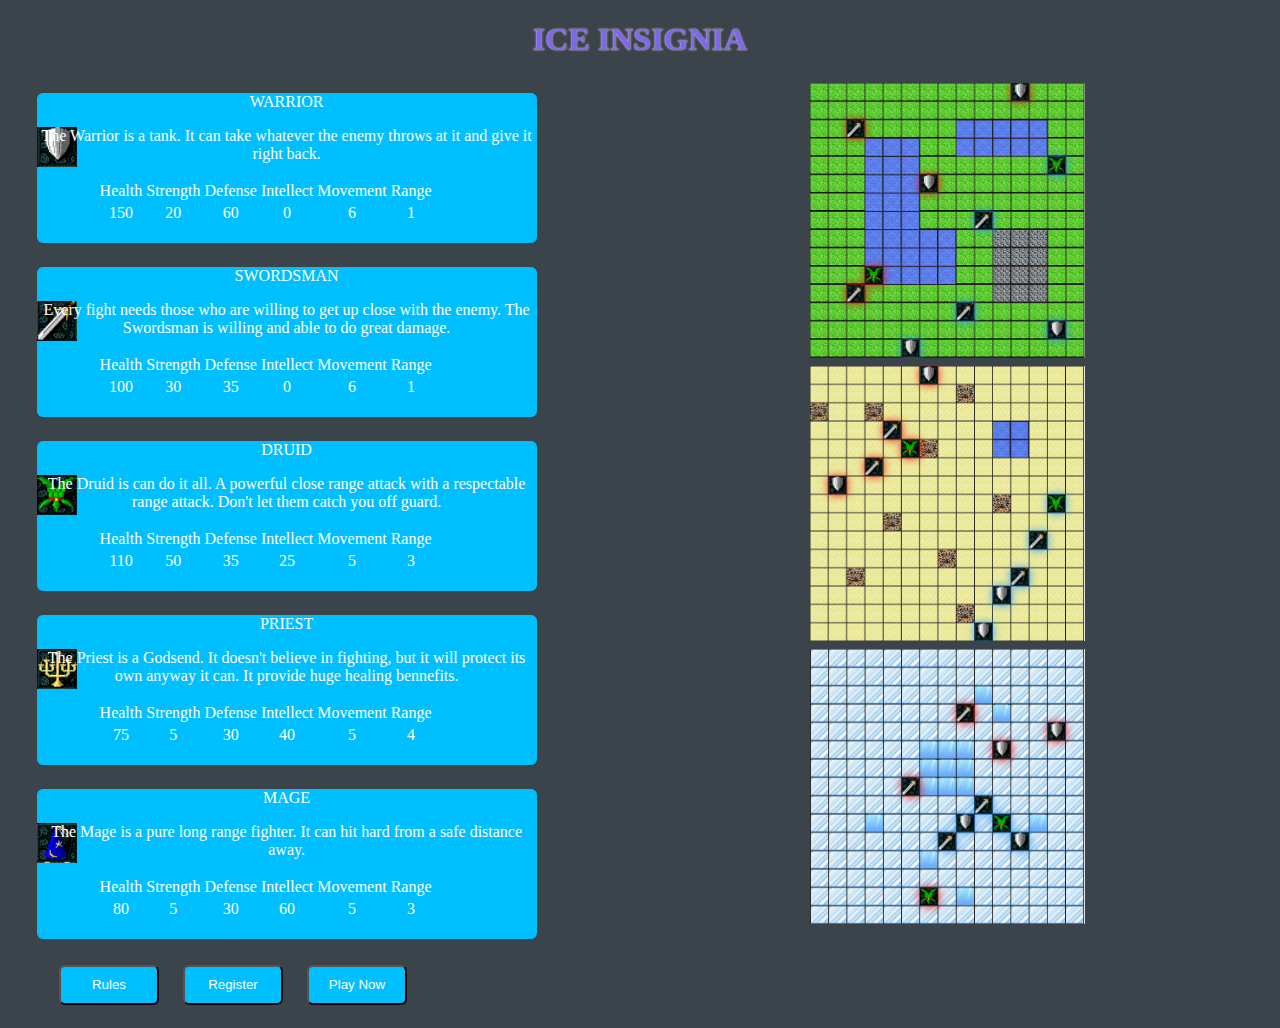
<file: Ice_Insignia_Python/templates/index.html>
<!DOCTYPE html>
<html>
<head>
  <title>Ice Insignia</title>
  <link rel = "stylesheet" href = "../static/css/home.css">
</head>
<body>
  <h1 id='ice' style = "text-align: center;">ICE INSIGNIA</h1>
  <div>
    <table id = "images">
      <tr>
        <td><img src="../static/sprites/GraField.png" width="275" height="275"><br></td>
      </tr>
      <tr>
        <td> <img src="../static/sprites/DesField.png" width="275" height="275"><br></td>
      </tr>
      <tr>
        <td><img src="../static/sprites/IceField.png" width="275" height="275"><br></td>
      </tr>
    </table>
    <table id="classTable">
      <tr class="class">
        <td>
          <div id="Warrior"><span>WARRIOR</span>
            <p class="hover-content">
              <img src="../static/sprites/tank.gif" width="40" height="40">
                The Warrior is a tank. It can take whatever the enemy throws at it and give it right back.
                <table id = "WarStats" class="hover-content">
                  <tr>
                    <td>Health</td><td>Strength</td><td>Defense</td><td>Intellect</td><td>Movement</td><td>Range</td>
                  </tr>
                  <tr>
                    <td>150</td><td>20</td><td>60</td><td>0</td><td>6</td><td>1</td>
                  </tr>
                </table>
            </p>
          </div>
        </td>
      </tr>
      <tr class="class">
        <td>
          <div id="Swordsman">SWORDSMAN
            <p class="hover-content">
              <img src="../static/sprites/swordsman.gif" width="40" height="40">
                Every fight needs those who are willing to get up close with the enemy. The Swordsman is willing and able to do great damage.
                <table id = "SwoStats" class="hover-content">
                  <tr>
                    <td>Health</td><td>Strength</td><td>Defense</td><td>Intellect</td><td>Movement</td><td>Range</td>
                  </tr>
                  <tr>
                    <td>100</td><td>30</td><td>35</td><td>0</td><td>6</td><td>1</td>
                  </tr>
                </table>
              </p>
            </div>
          </td>
        </tr>
      <tr class="class">
        <td>
          <div id="Druid">DRUID</span>
            <p class="hover-content">
              <img src="../static/sprites/druid.gif" width="40" height="40">
                The Druid is can do it all. A powerful close range attack with a respectable range attack. Don't let them catch you off guard.
                <table id = "DruStats" class="hover-content">
                  <tr>
                    <td>Health</td><td>Strength</td><td>Defense</td><td>Intellect</td><td>Movement</td><td>Range</td>
                  </tr>
                  <tr>
                   <td>110</td><td>50</td><td>35</td><td>25</td><td>5</td><td>3</td>
                  </tr>
                </table>
            </p>
          </div>
        </td>
      </tr>
      <tr class="class">
        <td>
          <div id="Priest">PRIEST</span>
            <p class="hover-content">
              <img src="../static/sprites/priest.gif" width="40" height="40">
                The Priest is a Godsend. It doesn't believe in fighting, but it will protect its own anyway it can. It provide huge healing bennefits.
                <table id = "PriStats" class="hover-content">
                  <tr>
                    <td>Health</td><td>Strength</td><td>Defense</td><td>Intellect</td><td>Movement</td><td>Range</td>
                  </tr>
                  <tr>
                    <td>75</td><td>5</td><td>30</td><td>40</td><td>5</td><td>4</td>
                  </tr>
                </table>
            </p>
          </div>
        </td>
      </tr>
      <tr class="class">
        <td>
          <div id="Mage">MAGE</span>
            <p class="hover-content">
              <img src="../static/sprites/mage.gif" width="40" height="40">
                The Mage is a pure long range fighter. It can hit hard from a safe distance away.
                <table id = "MagStats" class="hover-content">
                  <tr>
                    <td>Health</td><td>Strength</td><td>Defense</td><td>Intellect</td><td>Movement</td><td>Range</td>
                  </tr>
                  <tr>
                    <td>80</td><td>5</td><td>30</td><td>60</td><td>5</td><td>3</td>
                  </tr>
                </table>
            </p>
          </div>
        </td>
      </tr>
      <tr class="buttons">
        <td>
          <form action="howtoplay">
            <input type="submit" value="Rules" />
          </form>
        </td>
        <td>
          <form action="registration">
            <input type="submit" value="Register" />
          </form>
        </td>
        <td>
          <form action="login">
            <input type="submit" value="Play Now" />
          </form>
        </td>
      </tr>
    </table>
  </div>
</body>
</html>
</file>
<file: Ice_Insignia_Python/static/css/home.css>
body{
  background-color: #3b444b;
}
.class div{
  width: 500px;
  height: 150px;
  color: white;
  background-color: DeepSkyBlue;
  border-radius: 6px;
  margin: 10px;
  position: relative;
  left: 3%;
  text-align: center;
  z-index: -1;

}

.buttons{
  float: left;
}

form input[type=submit]
{

  width: 100px;
  height: 40px;
  color: white;
  background-color: DeepSkyBlue;
  border-radius: 6px;
  margin: 10px;
  position: relative;
  left: 30%;
}


.screenshots div{

}
p img {
    position: absolute;
    left: 0px;

    z-index: -1;
}
#images{
  position: absolute;;
  right: 15%;
}
table #WarStats{
  padding-left: 60px;

}
#SwoStats{
  padding-left: 60px;

}
#DruStats{
  padding-left: 60px;

}
#PriStats{
  padding-left: 60px;

}
#MagStats{
  padding-left: 60px;

}
#ice{
  font-family: fantasy;
  text-shadow: 0 0 2px bisque;
  color: mediumslateblue;
}
</file>
